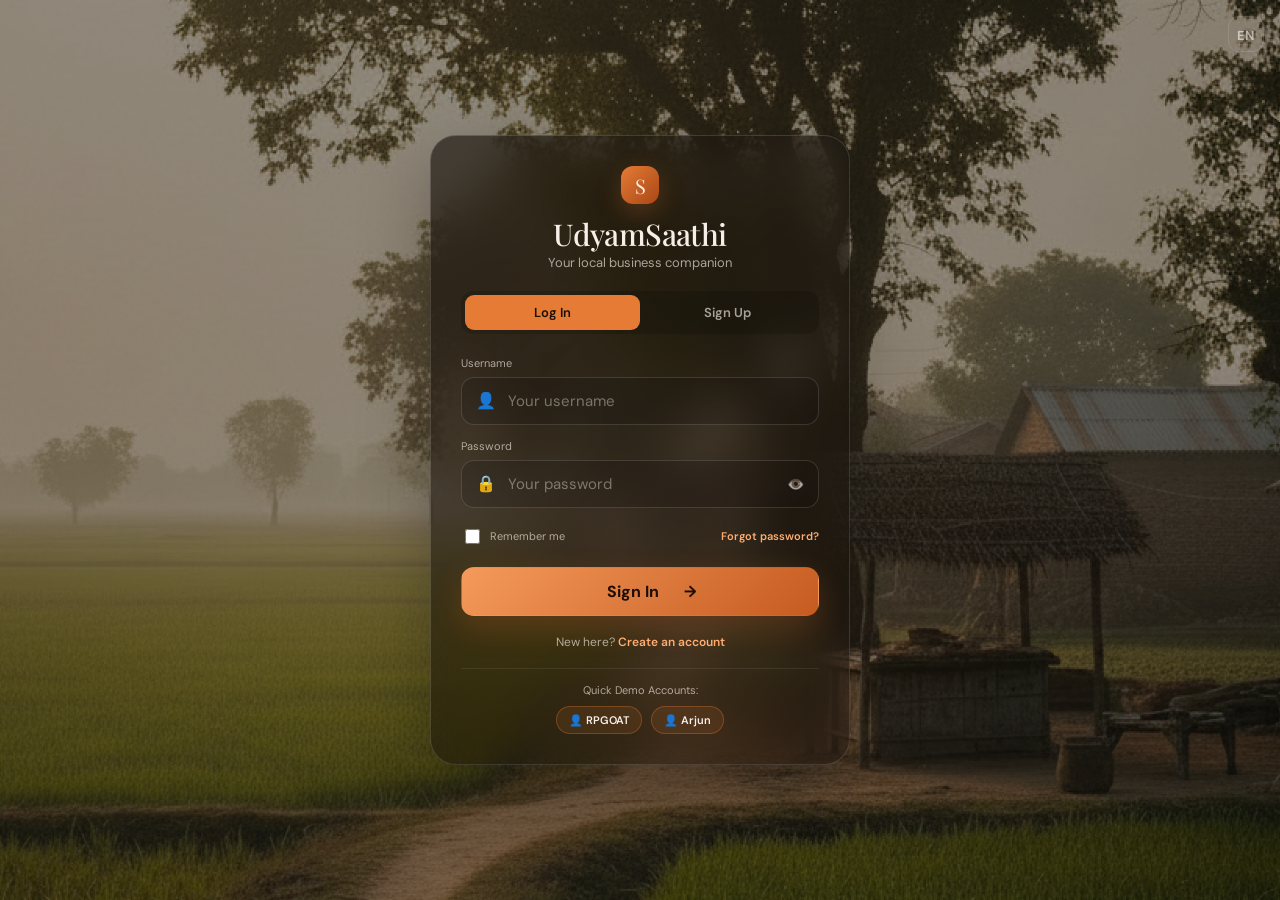
<file: business.html>
<!DOCTYPE html>
<html lang="en">
<head>
  <meta charset="UTF-8" />
  <meta name="viewport" content="width=device-width, initial-scale=1.0" />
  <title>Choose Your Business — UdyamSaathi</title>
  <link rel="preconnect" href="https://fonts.googleapis.com">
  <link rel="preconnect" href="https://fonts.gstatic.com" crossorigin>
  <link href="https://fonts.googleapis.com/css2?family=DM+Sans:wght@400;500;600;700&family=Playfair+Display:wght@500;600&family=Noto+Sans+Bengali:wght@400;600;700&family=Noto+Sans+Devanagari:wght@400;600;700&display=swap" rel="stylesheet">
  <link rel="stylesheet" href="styles.css" />
  <style>
    .business-body {
      min-height: 100vh;
      display: flex;
      align-items: center;
      justify-content: center;
      padding: 24px;
    }

    .business-shell {
      width: 100%;
      max-width: 780px;
      text-align: center;
    }

    .business-head {
      margin: 0 0 28px;
    }

    .business-head .brand-mark {
      margin: 0 auto 16px;
      width: 48px;
      height: 48px;
      display: grid;
      place-items: center;
      font-size: 24px;
    }

    .business-head h1 {
      font-family: "Playfair Display", serif;
      font-weight: 500;
      font-size: 40px;
      margin: 0 0 8px;
      letter-spacing: -.025em;
    }

    .business-head .sub {
      color: var(--muted);
      font-size: 14px;
      margin: 0;
    }

    .business-grid {
      display: grid;
      grid-template-columns: repeat(2, 1fr);
      gap: 12px;
    }

    .biz-card {
      position: relative;
      border-radius: 20px;
      padding: 22px;
      display: grid;
      grid-template-columns: 52px 1fr auto;
      gap: 15px;
      align-items: center;
      text-align: left;
      color: var(--cream);
      border: 1px solid var(--border);
      background: rgba(255,255,255,.04);
      transition: .2s ease;
      cursor: pointer;
    }

    .biz-card:hover {
      transform: translateY(-3px);
      background: rgba(255,255,255,.09);
    }

    .biz-card.selected {
      border-color: var(--orange);
      background: rgba(229,123,53,.12);
      box-shadow: 0 0 0 1px var(--orange), 0 14px 36px rgba(229,123,53,.18);
    }

    .biz-card.soon:hover {
      transform: none;
      background: rgba(255,255,255,.04);
    }

    .biz-card.soon .biz-emoji {
      filter: grayscale(.6);
      opacity: .6;
    }

    .biz-emoji {
      width: 52px;
      height: 52px;
      display: grid;
      place-items: center;
      border-radius: 15px;
      background: rgba(229,123,53,.1);
      font-size: 26px;
    }

    .biz-info strong {
      display: block;
      font-size: 15px;
      margin-bottom: 5px;
    }

    .biz-info small {
      display: block;
      color: var(--muted);
      font-size: 11px;
    }

    .biz-status {
      font-size: 9px;
      letter-spacing: .1em;
      font-weight: 700;
      padding: 6px 9px;
      border-radius: 99px;
      white-space: nowrap;
    }

    .biz-status.available {
      color: #b8e0a0;
      background: rgba(157,194,131,.12);
      border: 1px solid rgba(157,194,131,.26);
    }

    .biz-status.soon {
      color: var(--muted);
      background: rgba(255,255,255,.05);
      border: 1px solid var(--border);
    }

    .business-actions {
      margin-top: 26px;
      display: flex;
      gap: 12px;
      justify-content: center;
      align-items: center;
    }

    @media (max-width: 600px) {
      .business-grid {
        grid-template-columns: 1fr;
      }
    }
  </style>
</head>
<body>
  <div class="app-background"></div>
  <div class="noise"></div>

  <div class="lang-float">
    <div class="lang-wrap">
      <button class="icon-btn" id="langBtn" data-i18n-title="lang_label" title="Language" type="button"><span class="lang-short">EN</span></button>
      <div class="lang-menu glass" id="langMenu" hidden>
        <button class="lang-item" data-lang="en" type="button">English</button>
        <button class="lang-item" data-lang="hi" type="button">हिंदी</button>
        <button class="lang-item" data-lang="bn" type="button">বাংলা</button>
      </div>
    </div>
  </div>

  <div class="business-body">
    <div class="business-shell">
      <div class="business-head">
        <span class="brand-mark">S</span>
        <h1 data-i18n="bz_h">What do you want to build?</h1>
        <p class="sub" data-i18n="bz_s">Choose a business to get started with UdyamSaathi.</p>
      </div>

      <div class="business-grid" id="businessGrid">
        <button class="biz-card" data-business="dairy" type="button">
          <span class="biz-emoji">🐄</span>
          <span class="biz-info"><strong data-i18n="dairy_t">Dairy</strong><small data-i18n="bz_dairy_s">Small-scale milk production</small></span>
          <span class="biz-status available" data-i18n="avail">AVAILABLE</span>
        </button>

        <button class="biz-card soon" data-business="agriculture" type="button" disabled>
          <span class="biz-emoji">🌾</span>
          <span class="biz-info"><strong data-i18n="bz_agri_t">Agriculture</strong><small data-i18n="bz_agri_s">Crops, produce & farming</small></span>
          <span class="biz-status soon" data-i18n="soon">COMING SOON</span>
        </button>

        <button class="biz-card soon" data-business="poultry" type="button" disabled>
          <span class="biz-emoji">🐔</span>
          <span class="biz-info"><strong data-i18n="bz_poul_t">Poultry</strong><small data-i18n="bz_poul_s">Eggs, broilers & layers</small></span>
          <span class="biz-status soon" data-i18n="soon">COMING SOON</span>
        </button>

        <button class="biz-card soon" data-business="retail" type="button" disabled>
          <span class="biz-emoji">🛒</span>
          <span class="biz-info"><strong data-i18n="bz_ret_t">Retail</strong><small data-i18n="bz_ret_s">Shops & local trade</small></span>
          <span class="biz-status soon" data-i18n="soon">COMING SOON</span>
        </button>

        <button class="biz-card soon" data-business="textiles" type="button" disabled>
          <span class="biz-emoji">🧵</span>
          <span class="biz-info"><strong data-i18n="bz_tex_t">Textiles</strong><small data-i18n="bz_tex_s">Weaving, garments & crafts</small></span>
          <span class="biz-status soon" data-i18n="soon">COMING SOON</span>
        </button>

        <button class="biz-card soon" data-business="other" type="button" disabled>
          <span class="biz-emoji">🏪</span>
          <span class="biz-info"><strong data-i18n="bz_oth_t">Other Business</strong><small data-i18n="bz_oth_s">Anything else you'd like to run</small></span>
          <span class="biz-status soon" data-i18n="soon">COMING SOON</span>
        </button>
      </div>

      <div class="business-actions">
        <button class="primary-btn full" id="continueBtn" disabled><span data-i18n="continue_btn">Continue</span> <span>→</span></button>
      </div>
    </div>
  </div>

  <div class="toast" id="toast"></div>

  <script src="i18n.js?v=20260209-map"></script>
  <script>
    const t = (k, v) => (window.I18N ? window.I18N.t(k, v) : k);
    // --- Access control: must be logged in ---
    if (!localStorage.getItem("saathi_token")) {
      window.location.replace("login.html");
    }

    const toast = document.getElementById("toast");
    function notify(message) {
      toast.textContent = message;
      toast.classList.add("show");
      setTimeout(() => toast.classList.remove("show"), 2600);
    }

    const continueBtn = document.getElementById("continueBtn");
    let selected = null;

    // Only Dairy is available for now.
    const AVAILABLE = { dairy: true };
    const BIZ_KEY = {
      dairy: "dairy_t",
      agriculture: "bz_agri_t",
      poultry: "bz_poul_t",
      retail: "bz_ret_t",
      textiles: "bz_tex_t",
      other: "bz_oth_t"
    };
    const BIZ_NAMES = {
      dairy: "Dairy",
      agriculture: "Agriculture",
      poultry: "Poultry",
      retail: "Retail",
      textiles: "Textiles",
      other: "Other Business"
    };
    const bizName = (biz) => (window.I18N ? t(BIZ_KEY[biz] || "dairy_t") : (BIZ_NAMES[biz] || biz));

    // Select / deselect a card
    document.querySelectorAll(".biz-card").forEach(card => {
      card.addEventListener("click", () => {
        const biz = card.dataset.business;
        if (!AVAILABLE[biz]) {
          notify(t("t_soon", { biz: bizName(biz) }));
          return;
        }
        // toggle selection
        document.querySelectorAll(".biz-card").forEach(c => c.classList.remove("selected"));
        if (selected === biz) {
          selected = null;
          card.classList.remove("selected");
        } else {
          selected = biz;
          card.classList.add("selected");
        }
        continueBtn.disabled = selected !== "dairy";
        if (selected === "dairy") {
          localStorage.setItem("selectedBusiness", "dairy");
          notify(t("t_dairy_sel"));
        }
      });
    });

    continueBtn.addEventListener("click", () => {
      if (selected === "dairy") {
        localStorage.setItem("selectedBusiness", "dairy");
        window.location.replace("index.html");
      }
    });
  </script>
</body>
</html>
</file>
<file: styles.css>
:root {
  --orange: #e57b35;
  --orange-light: #ffad70;
  --cream: #f7efe7;
  --muted: rgba(247, 239, 231, .64);
  --glass: rgba(25, 18, 15, .48);
  --glass-light: rgba(255, 255, 255, .08);
  --border: rgba(255, 255, 255, .13);
  --shadow: 0 22px 70px rgba(0,0,0,.28);
}

* { box-sizing: border-box; }

html, body {
  margin: 0;
  min-height: 100%;
  font-family: "DM Sans", "Noto Sans Devanagari", "Noto Sans Bengali", sans-serif;
  color: var(--cream);
  background: transparent;
}

body {
  min-height: 100vh;
  overflow-x: hidden;
}

button, input { font: inherit; }
button { cursor: pointer; }

.app-background {
  position: fixed;
  inset: 0;
  z-index: -3;
  pointer-events: none;

  background-image:
    linear-gradient(
      rgba(0, 0, 0, 0.42),
      rgba(0, 0, 0, 0.42)
    ),
    url("./assets/background.png");

  background-size: cover;
  background-position: center;
  background-repeat: no-repeat;
}

.noise {
  position: fixed;
  inset: 0;
  pointer-events: none;
  z-index: -2;
  opacity: .04;
  background-image: url("data:image/svg+xml,%3Csvg viewBox='0 0 180 180' xmlns='http://www.w3.org/2000/svg'%3E%3Cfilter id='n'%3E%3CfeTurbulence type='fractalNoise' baseFrequency='.8' numOctaves='4' stitchTiles='stitch'/%3E%3C/filter%3E%3Crect width='100%25' height='100%25' filter='url(%23n)' opacity='.55'/%3E%3C/svg%3E");
}

.glass {
 background: linear-gradient(
  135deg,
  rgba(20, 15, 12, 0.62),
  rgba(20, 15, 12, 0.45)
);
  border: 1px solid var(--border);
  box-shadow: var(--shadow);
  backdrop-filter: blur(22px) saturate(125%);
  -webkit-backdrop-filter: blur(22px) saturate(125%);
}

.topbar {
  position: sticky;
  top: 16px;
  z-index: 20;
  width: min(1180px, calc(100% - 32px));
  margin: 16px auto 0;
  min-height: 68px;
  border-radius: 22px;
  display: flex;
  align-items: center;
  padding: 10px 14px 10px 18px;
  transition: background .25s ease, box-shadow .25s ease;
}
/* Solid bar once scrolled so content never smears through the glass. */
.topbar.scrolled {
  background: rgba(22, 15, 11, .94);
  box-shadow: 0 12px 32px rgba(0, 0, 0, .45);
}

.brand {
  display: flex;
  gap: 10px;
  align-items: center;
  color: inherit;
  text-decoration: none;
  min-width: 220px;
}

.brand-mark {
  display: grid;
  place-items: center;
  width: 38px;
  height: 38px;
  border-radius: 12px;
  background: linear-gradient(135deg, var(--orange), #a94716);
  font-family: "Playfair Display", serif;
  font-size: 20px;
  box-shadow: 0 8px 24px rgba(229,123,53,.25);
}

.brand strong, .brand small { display: block; }
.brand strong { font-size: 15px; }
.brand small { color: var(--muted); font-size: 10px; margin-top: 1px; }

.nav-links { display: flex; gap: 4px; margin: auto; }

.nav-btn, .icon-btn, .profile-btn, .more-btn {
  color: var(--muted);
  background: transparent;
  border: 0;
}

.nav-btn {
  padding: 10px 14px;
  border-radius: 12px;
  font-size: 13px;
}

.nav-btn:hover, .nav-btn.active {
  color: var(--cream);
  background: rgba(255,255,255,.08);
}

.top-actions { display: flex; gap: 8px; align-items: center; }

.icon-btn {
  width: 36px;
  height: 36px;
  border-radius: 11px;
  border: 1px solid var(--border);
}

.profile-btn {
  display: flex;
  align-items: center;
  gap: 8px;
  padding: 5px 8px 5px 5px;
  border-radius: 12px;
}

.avatar {
  display: grid;
  place-items: center;
  width: 30px;
  height: 30px;
  border-radius: 9px;
  background: rgba(255,255,255,.1);
  color: var(--orange-light);
  font-weight: 700;
}

.profile-name { font-size: 12px; }

.profile-wrap {
  position: relative;
}

/* Language switcher (EN / हिंदी / বাংলা) */
.lang-wrap {
  position: relative;
}
.lang-short {
  font-weight: 700;
  font-size: 13px;
}
.lang-menu {
  position: absolute;
  right: 0;
  top: calc(100% + 10px);
  min-width: 140px;
  border-radius: 14px;
  padding: 6px;
  z-index: 70;
}
.lang-wrap.open .lang-menu {
  display: flex !important;
  flex-direction: column;
  gap: 2px;
}
.lang-item {
  background: transparent;
  border: 0;
  color: var(--cream);
  text-align: left;
  padding: 9px 12px;
  border-radius: 10px;
  font-size: 13px;
  font-weight: 600;
  cursor: pointer;
  font-family: "DM Sans", "Noto Sans Devanagari", "Noto Sans Bengali", sans-serif;
}
.lang-item:hover {
  background: rgba(229, 123, 53, .16);
}
.lang-item.active {
  background: rgba(229, 123, 53, .28);
}
.lang-float {
  position: fixed;
  top: 16px;
  right: 16px;
  z-index: 50;
}

.profile-caret {
  font-size: 9px;
  color: var(--muted);
  transition: transform .2s ease;
}

.profile-wrap.open .profile-caret {
  transform: rotate(180deg);
}

.profile-menu {
  position: absolute;
  right: 0;
  top: calc(100% + 10px);
  min-width: 210px;
  border-radius: 16px;
  padding: 8px;
  opacity: 0;
  transform: translateY(-8px);
  pointer-events: none;
  transition: .18s ease;
  z-index: 60;
}

.profile-wrap.open .profile-menu {
  opacity: 1;
  transform: translateY(0);
  pointer-events: auto;
}

.profile-menu-head {
  display: flex;
  align-items: center;
  gap: 11px;
  padding: 8px 9px 12px;
}

.profile-menu-head .avatar {
  width: 36px;
  height: 36px;
}

.profile-menu-head strong, .profile-menu-head small { display: block; }
.profile-menu-head strong { font-size: 13px; }
.profile-menu-head small { color: var(--muted); font-size: 10px; margin-top: 2px; }

.profile-menu-divider {
  height: 1px;
  background: var(--border);
  margin: 6px 4px;
}

.profile-menu-item {
  width: 100%;
  display: flex;
  align-items: center;
  gap: 10px;
  text-align: left;
  padding: 10px 11px;
  border: 0;
  border-radius: 11px;
  background: transparent;
  color: var(--cream);
  font-size: 12px;
}

.profile-menu-item:hover {
  background: rgba(255,255,255,.07);
}

.profile-menu-item small {
  margin-left: auto;
  color: var(--muted);
  font-size: 12px;
}

.profile-menu-item.danger {
  color: #ff9c92;
}

.profile-menu-item.danger:hover {
  background: rgba(217,83,79,.12);
}

.app-shell {
  width: min(1120px, calc(100% - 40px));
  margin: 0 auto;
  padding: 58px 0 70px;
}

.page { display: none; animation: pageIn .35s ease both; }
.page.active { display: block; }

@keyframes pageIn {
  from {
    opacity: 0;
    transform: translateY(8px);
  }
  to {
    opacity: 1;
    transform: translateY(0);
  }
}

.hero-grid {
  display: grid;
  grid-template-columns: 1.18fr .82fr;
  gap: 54px;
  align-items: center;
  min-height: 560px;
}

.eyebrow {
  color: var(--orange-light);
  font-size: 10px;
  font-weight: 700;
  letter-spacing: .16em;
  text-transform: uppercase;
}

.live-dot {
  display: inline-block;
  width: 7px;
  height: 7px;
  border-radius: 50%;
  background: #b8d9a4;
  margin-right: 7px;
  box-shadow: 0 0 12px rgba(184,217,164,.7);
}

h1, h2, h3, p { margin-top: 0; }

h1 {
  margin: 17px 0 22px;
  font-family: "Playfair Display", serif;
  font-weight: 500;
  font-size: clamp(48px, 7vw, 78px);
  line-height: .98;
  letter-spacing: -.035em;
}

h1 em {
  color: var(--orange-light);
  font-style: normal;
}

.hero-text {
  max-width: 600px;
  color: var(--muted);
  line-height: 1.7;
  font-size: 15px;
}

.hero-actions {
  display: flex;
  gap: 12px;
  margin-top: 30px;
}

.primary-btn, .secondary-btn {
  border-radius: 13px;
  padding: 13px 18px;
  border: 1px solid transparent;
  transition: .2s ease;
  font-weight: 700;
  font-size: 12px;
}

.primary-btn {
  background: linear-gradient(135deg, #f49a5b, #c65b20);
  color: #1d0d06;
  box-shadow: 0 12px 30px rgba(208,94,31,.22);
}

.primary-btn:hover {
  transform: translateY(-2px);
  box-shadow: 0 16px 36px rgba(208,94,31,.32);
}

.primary-btn span {
  margin-left: 22px;
  font-size: 16px;
}

.secondary-btn {
  background: rgba(255,255,255,.06);
  color: var(--cream);
  border-color: var(--border);
}

.secondary-btn:hover {
  background: rgba(255,255,255,.11);
}

.secondary-btn.small {
  padding: 9px 12px;
  font-size: 11px;
}

.recording-pulse {
  background-color: #d9534f !important;
  color: #fff;
  border-color: #d9534f !important;
  animation: pulse-animation 1.5s infinite;
}

@keyframes pulse-animation {
  0% { box-shadow: 0 0 0 0 rgba(217, 83, 79, 0.7); }
  70% { box-shadow: 0 0 0 10px rgba(217, 83, 79, 0); }
  100% { box-shadow: 0 0 0 0 rgba(217, 83, 79, 0); }
}

.full {
  width: 100%;
  margin-top: 22px;
}

.trust-row {
  display: flex;
  gap: 17px;
  flex-wrap: wrap;
  margin-top: 25px;
  color: rgba(247,239,231,.48);
  font-size: 10px;
}

.welcome-card {
  border-radius: 26px;
  padding: 15px;
}

.card-top {
  display: flex;
  justify-content: space-between;
  align-items: center;
  padding: 3px 4px 12px;
}

.status-pill, .score-pill {
  font-size: 9px;
  letter-spacing: .14em;
  color: #c6dbb5;
  background: rgba(157,194,131,.1);
  border: 1px solid rgba(157,194,131,.18);
  padding: 6px 8px;
  border-radius: 99px;
}

.score-pill.risk-low { color: #b8e0a0; background: rgba(157,194,131,.14); border-color: rgba(157,194,131,.28); }
.score-pill.risk-med { color: #ffd28a; background: rgba(229,153,53,.12); border-color: rgba(229,153,53,.3); }
.score-pill.risk-high { color: #ff9c92; background: rgba(217,83,79,.12); border-color: rgba(217,83,79,.3); }

.more-btn { letter-spacing: 2px; }

.mini-map {
  position: relative;
  height: 300px;
  overflow: hidden;
  border-radius: 18px;

  background:
    linear-gradient(rgba(255,255,255,.025) 1px, transparent 1px),
    linear-gradient(90deg, rgba(255,255,255,.025) 1px, transparent 1px),
    radial-gradient(circle at 70% 40%, rgba(230,132,70,.08), transparent 30%),
    rgba(11,9,8,.10);

  background-size: 38px 38px, 38px 38px, auto, auto;
}
.mini-map:before, .mini-map:after {
  content: "";
  position: absolute;
  background: rgba(255,255,255,.06);
  height: 1px;
  width: 120%;
  left: -10%;
}

.mini-map:before {
  top: 42%;
  transform: rotate(-18deg);
}

.mini-map:after {
  top: 64%;
  transform: rotate(12deg);
}

.map-pin {
  position: absolute;
  color: var(--orange-light);
  font-size: 22px;
  text-shadow: 0 0 18px rgba(255,160,93,.8);
}

.pin-a { left: 54%; top: 37%; }
.pin-b { left: 32%; top: 58%; font-size: 15px; }
.pin-c { left: 70%; top: 67%; font-size: 13px; }

.location-label {
  position: absolute;
  left: 17px;
  bottom: 15px;
  background: rgba(14,10,8,.65);
  border: 1px solid var(--border);
  padding: 8px 10px;
  border-radius: 10px;
  font-size: 10px;
}

.welcome-bottom {
  display: flex;
  justify-content: space-between;
  align-items: center;
  padding: 17px 5px 3px;
}

.welcome-bottom small, .welcome-bottom h3 { display: block; }

.welcome-bottom small {
  color: var(--muted);
  font-size: 10px;
}

.welcome-bottom h3 {
  margin: 4px 0 0;
  font-size: 15px;
}

.arrow-circle {
  width: 35px;
  height: 35px;
  display: grid;
  place-items: center;
  border: 1px solid var(--border);
  border-radius: 50%;
  color: var(--orange-light);
}

/* ---------- Real location & interactive map ---------- */
.loc-controls {
  padding: 0 4px 12px;
}

.loc-search {
  position: relative;
  margin-bottom: 10px;
}

.loc-search input {
  width: 100%;
  box-sizing: border-box;
  padding: 11px 13px;
  border-radius: 12px;
  border: 1px solid var(--border);
  background: rgba(247,239,231,.05);
  color: var(--cream);
  font-size: 12px;
  font-family: inherit;
  outline: none;
  transition: border-color .2s ease, background .2s ease;
}

.loc-search input::placeholder {
  color: rgba(247,239,231,.4);
}

.loc-search input:focus {
  border-color: var(--orange);
  background: rgba(247,239,231,.08);
}

.loc-suggestions {
  position: absolute;
  top: calc(100% + 6px);
  left: 0;
  right: 0;
  z-index: 60;
  margin: 0;
  padding: 6px;
  list-style: none;
  max-height: 240px;
  overflow-y: auto;
  border-radius: 12px;
  border: 1px solid var(--border);
  background: rgba(24,17,13,.97);
  box-shadow: 0 14px 34px rgba(0,0,0,.5);
}

.loc-suggestions li {
  padding: 8px 9px;
  border-radius: 8px;
  cursor: pointer;
  color: var(--cream);
  font-size: 12px;
  line-height: 1.25;
}

.loc-suggestions li:hover {
  background: rgba(229,123,53,.18);
}

.loc-suggestions li small {
  display: block;
  color: var(--muted);
  font-size: 10px;
  margin-top: 1px;
}

.loc-suggestions .loc-search-empty {
  cursor: default;
  color: var(--muted);
  text-align: center;
}

.loc-btn {
  width: 100%;
  display: flex;
  align-items: center;
  justify-content: center;
  gap: 9px;
  padding: 12px 14px;
  border-radius: 13px;
  border: 1px solid rgba(229,123,53,.38);
  background: rgba(229,123,53,.12);
  color: var(--cream);
  font-size: 12px;
  font-weight: 700;
  transition: .2s ease;
}

.loc-btn:hover {
  background: rgba(229,123,53,.24);
  border-color: var(--orange);
  transform: translateY(-1px);
}

.loc-btn:disabled {
  opacity: .7;
  cursor: wait;
  transform: none;
}

.loc-dot {
  font-size: 15px;
}

.loc-readout {
  padding: 0 4px 12px;
  text-align: left;
}

.loc-readout small {
  display: block;
  color: var(--muted);
  font-size: 10px;
  margin-bottom: 5px;
}

.loc-readout h3 {
  margin: 0;
  font-family: "Playfair Display", serif;
  font-size: 17px;
  font-weight: 500;
  letter-spacing: -.01em;
}

.real-map {
  width: 100%;
  height: 260px;
  border-radius: 16px;
  overflow: hidden;
  border: 1px solid var(--border);
  background: rgba(20,15,12,.45);
}

.real-map .leaflet-container {
  background: #1b1410;
  font-family: "DM Sans", "Noto Sans Devanagari", "Noto Sans Bengali", sans-serif;
}

.real-map .leaflet-control-zoom a {
  background: rgba(25,18,15,.75);
  color: var(--cream);
  border-color: var(--border);
}

.real-map .leaflet-control-attribution {
  font-size: 8px;
  background: rgba(10,7,5,.55);
  color: rgba(247,239,231,.6);
}

.real-map .leaflet-control-attribution a {
  color: var(--orange-light);
}

.real-map .leaflet-popup-content-wrapper {
  background: rgba(25,18,15,.92);
  color: var(--cream);
  border-radius: 12px;
  border: 1px solid var(--border);
}

.real-map .leaflet-popup-tip {
  background: rgba(25,18,15,.92);
  border: 1px solid var(--border);
}

.real-map .leaflet-popup-content {
  margin: 12px 14px;
  font-family: "DM Sans", "Noto Sans Devanagari", "Noto Sans Bengali", sans-serif;
}

.poi-popup { text-align: left; }
.poi-popup strong { display: block; font-size: 12px; margin-bottom: 3px; }
.poi-popup .poi-type { color: var(--orange-light); font-size: 10px; font-weight: 700; letter-spacing: .05em; }
.poi-popup .poi-dist { color: var(--muted); font-size: 10px; margin-top: 4px; }
.poi-popup .poi-addr { color: rgba(247,239,231,.6); font-size: 10px; margin-top: 3px; }

/* Dairy pins shown directly on the Leaflet map */
.dairy-pin-wrap { background: transparent; border: none; }
.dairy-pin {
  width: 32px; height: 32px;
  display: grid; place-items: center;
  font-size: 17px;
  background: rgba(20,14,10,.92);
  border: 1.5px solid var(--orange-light, #e57b35);
  border-radius: 50%;
  box-shadow: 0 2px 10px rgba(0,0,0,.45);
}
.dairy-pin::after {
  content: "";
  position: absolute;
  left: 50%; bottom: -5px;
  width: 8px; height: 8px;
  transform: translateX(-50%) rotate(45deg);
  background: inherit;
  border-right: 1.5px solid var(--orange-light, #e57b35);
  border-bottom: 1.5px solid var(--orange-light, #e57b35);
}

.loc-map-hint {
  display: block;
  margin-top: 8px;
  padding: 0 4px;
  color: var(--muted);
  font-size: 10px;
  letter-spacing: .02em;
}

.nearby-panel {
  margin-top: 14px;
  text-align: left;
}

.nearby-head {
  display: flex;
  justify-content: space-between;
  align-items: center;
  color: rgba(247,239,231,.5);
  font-size: 9px;
  letter-spacing: .13em;
  font-weight: 700;
  text-transform: uppercase;
  padding: 0 4px 8px;
}

.nearby-head span { color: var(--orange-light); }

.nearby-list {
  list-style: none;
  margin: 0;
  padding: 0;
  max-height: 220px;
  overflow-y: auto;
}

.nearby-list li {
  display: flex;
  gap: 10px;
  align-items: center;
  padding: 10px 12px;
  border-radius: 11px;
  border: 1px solid rgba(255,255,255,.08);
  background: rgba(255,255,255,.04);
  margin-bottom: 8px;
}

.nearby-list .nearby-emoji {
  font-size: 17px;
  width: 30px;
  height: 30px;
  display: grid;
  place-items: center;
  border-radius: 9px;
  background: rgba(229,123,53,.12);
  flex: 0 0 auto;
}

.nearby-list .nearby-info { flex: 1; min-width: 0; }
.nearby-list .nearby-info strong { display: block; font-size: 11px; white-space: nowrap; overflow: hidden; text-overflow: ellipsis; }
.nearby-list .nearby-info small { display: block; color: var(--muted); font-size: 9px; margin-top: 2px; }
.nearby-list .nearby-dist { color: var(--orange-light); font-size: 10px; font-weight: 700; white-space: nowrap; }

.nearby-empty {
  text-align: center;
  color: var(--muted);
  font-size: 11px;
  padding: 16px 10px;
  border: 1px dashed rgba(255,255,255,.14);
  border-radius: 12px;
}

@keyframes loc-blink {
  0% { opacity: .4; }
  50% { opacity: .9; }
  100% { opacity: .4; }
}
.detecting { animation: loc-blink 1.2s infinite; }

.quick-grid {
  display: grid;
  grid-template-columns: repeat(3, 1fr);
  gap: 12px;
}

.quick-card {
  border-radius: 18px;
  padding: 17px;
  display: grid;
  grid-template-columns: 38px 1fr auto;
  gap: 12px;
  align-items: center;
  text-align: left;
  color: var(--cream);
  transition: .2s ease;
}

.quick-card:hover {
  transform: translateY(-3px);
  background: rgba(255,255,255,.09);
}

.quick-icon {
  width: 38px;
  height: 38px;
  display: grid;
  place-items: center;
  border-radius: 12px;
  background: rgba(229,123,53,.1);
  color: var(--orange-light);
}

.quick-card strong, .quick-card small { display: block; }

.quick-card strong {
  font-size: 12px;
  margin-bottom: 4px;
}

.quick-card small {
  color: var(--muted);
  font-size: 10px;
}

.quick-arrow { color: rgba(255,255,255,.4); }

.page-heading {
  display: flex;
  justify-content: space-between;
  gap: 20px;
  align-items: end;
  margin-bottom: 28px;
}

.page-heading h2 {
  font-family: "Playfair Display", serif;
  font-size: 40px;
  font-weight: 500;
  margin: 8px 0 8px;
  letter-spacing: -.025em;
}

.page-heading p {
  color: var(--muted);
  font-size: 13px;
  margin: 0;
}

.progress-wrap {
  width: 180px;
  color: var(--muted);
  font-size: 10px;
}

.progress {
  height: 4px;
  border-radius: 99px;
  background: rgba(255,255,255,.1);
  margin-top: 8px;
  overflow: hidden;
}

.progress i {
  display: block;
  height: 100%;
  background: var(--orange);
  border-radius: 99px;
}

.plan-layout {
  display: grid;
  grid-template-columns: 1.15fr .85fr;
  gap: 16px;
}

.form-card, .side-summary {
  border-radius: 22px;
  padding: 25px;
}

.section-label {
  color: rgba(247,239,231,.46);
  text-transform: uppercase;
  letter-spacing: .13em;
  font-size: 9px;
  font-weight: 700;
  margin-bottom: 11px;
}

.business-choice {
  display: flex;
  align-items: center;
  gap: 13px;
  padding: 13px;
  border: 1px solid var(--border);
  border-radius: 15px;
  background: rgba(255,255,255,.05);
  margin-bottom: 24px;
}

.business-choice .business-emoji { font-size: 27px; }

.business-choice strong, .business-choice small { display: block; }

.business-choice strong { font-size: 13px; }

.business-choice small {
  font-size: 10px;
  color: var(--muted);
  margin-top: 3px;
}

.business-choice .check {
  margin-left: auto;
  color: #b8d9a4;
}

.field-label {
  display: block;
  font-size: 11px;
  color: var(--muted);
  margin: 12px 0 7px;
}

.input-wrap {
  display: flex;
  align-items: center;
  gap: 8px;
  padding: 12px 13px;
  border-radius: 13px;
  border: 1px solid var(--border);
  background: rgba(0,0,0,.13);
}

.input-wrap span {
  color: var(--orange-light);
  font-weight: 700;
}

.input-wrap input {
  width: 100%;
  background: transparent;
  border: 0;
  outline: 0;
  color: var(--cream);
  font-size: 16px;
  font-weight: 700;
}

.stepper {
  display: flex;
  align-items: center;
  justify-content: space-between;
  border: 1px solid var(--border);
  border-radius: 13px;
  padding: 5px;
  background: rgba(0,0,0,.13);
}

.stepper button {
  width: 38px;
  height: 34px;
  border: 0;
  border-radius: 9px;
  background: rgba(255,255,255,.07);
  color: var(--cream);
  font-size: 20px;
}

.stepper strong { font-size: 15px; }

.toggle-list {
  margin-top: 20px;
  border-top: 1px solid var(--border);
}

.toggle-row {
  display: flex;
  align-items: center;
  justify-content: space-between;
  gap: 14px;
  padding: 13px 0;
  border-bottom: 1px solid rgba(255,255,255,.07);
}

.toggle-row strong, .toggle-row small { display: block; }

.toggle-row strong { font-size: 11px; }

.toggle-row small {
  color: var(--muted);
  font-size: 9px;
  margin-top: 3px;
}

.toggle {
  width: 40px;
  height: 23px;
  border: 0;
  border-radius: 99px;
  background: rgba(255,255,255,.13);
  padding: 3px;
  flex: 0 0 auto;
}

.toggle i {
  display: block;
  width: 17px;
  height: 17px;
  border-radius: 50%;
  background: rgba(255,255,255,.65);
  transition: .2s;
}

.toggle.active { background: rgba(229,123,53,.65); }

.toggle.active i {
  transform: translateX(17px);
  background: #fff;
}

.location-card {
  display: flex;
  align-items: center;
  gap: 11px;
  padding: 13px;
  border: 1px solid var(--border);
  border-radius: 15px;
  background: rgba(255,255,255,.04);
}

.location-icon {
  color: var(--orange-light);
  font-size: 21px;
}

.location-card strong, .location-card small { display: block; }

.location-card strong { font-size: 12px; }

.location-card small {
  font-size: 10px;
  color: var(--muted);
  margin-top: 3px;
}

.divider {
  height: 1px;
  background: var(--border);
  margin: 23px 0;
}

.check-list {
  list-style: none;
  margin: 0;
  padding: 0;
}

.check-list li {
  display: flex;
  gap: 10px;
  align-items: center;
  font-size: 11px;
  padding: 9px 0;
  color: rgba(247,239,231,.76);
}

.check-list span {
  color: var(--orange-light);
  font-size: 8px;
  letter-spacing: .1em;
}

.tip-box {
  margin-top: 22px;
  padding: 12px;
  border-radius: 13px;
  background: rgba(229,123,53,.07);
  border: 1px solid rgba(229,123,53,.13);
  display: flex;
  gap: 10px;
}

.tip-box span { color: var(--orange-light); }

.tip-box p {
  margin: 0;
  color: var(--muted);
  font-size: 10px;
  line-height: 1.55;
}

.decision-heading { align-items: center; }

.decision-grid {
  display: grid;
  grid-template-columns: 1fr 1fr;
  gap: 14px;
  margin-bottom: 14px;
}

.debate-card {
  border-radius: 21px;
  padding: 22px;
}

.debate-head {
  display: flex;
  gap: 12px;
  align-items: center;
  padding-bottom: 16px;
  border-bottom: 1px solid var(--border);
}

.debate-head small {
  font-size: 8px;
  letter-spacing: .13em;
  color: var(--muted);
}

.debate-head h3 {
  margin: 4px 0 0;
  font-family: "Playfair Display", serif;
  font-size: 22px;
  font-weight: 500;
}

.agent-icon {
  width: 38px;
  height: 38px;
  display: grid;
  place-items: center;
  border-radius: 12px;
  font-weight: 700;
}

.advocate .agent-icon {
  color: #c9dfb8;
  background: rgba(145,189,112,.11);
}

.challenger .agent-icon {
  color: #ffb17b;
  background: rgba(229,123,53,.11);
}

.debate-card ul {
  list-style: none;
  padding: 0;
  margin: 5px 0 17px;
}

.debate-card li {
  display: flex;
  gap: 10px;
  font-size: 11px;
  line-height: 1.55;
  color: var(--muted);
  padding: 9px 0;
}

.debate-card li span {
  flex: 0 0 auto;
  color: var(--orange-light);
  font-weight: 700;
}

.text-btn {
  border: 0;
  background: transparent;
  color: var(--orange-light);
  padding: 0;
  font-size: 10px;
  font-weight: 700;
}

.forecast-card {
  border-radius: 21px;
  padding: 22px;
  margin-bottom: 14px;
}

.forecast-header {
  display: flex;
  justify-content: space-between;
  align-items: center;
}

.forecast-header h3 {
  font-family: "Playfair Display", serif;
  font-weight: 500;
  font-size: 21px;
  margin: 5px 0 0;
}

.chart-area {
  display: flex;
  gap: 10px;
  height: 210px;
  margin-top: 16px;
}

.y-labels {
  display: flex;
  flex-direction: column;
  justify-content: space-between;
  color: rgba(247,239,231,.33);
  font-size: 9px;
  padding-bottom: 23px;
}

.chart {
  position: relative;
  flex: 1;
}

.grid-line {
  position: absolute;
  left: 0;
  right: 0;
  border-top: 1px dashed rgba(255,255,255,.08);
}

.grid-line.one { top: 0; }
.grid-line.two { top: 33%; }
.grid-line.three { top: 66%; }

.chart svg {
  width: 100%;
  height: 190px;
  overflow: visible;
}

.chart-fill {
  fill: rgba(229,123,53,.08);
}

.opportunity-line {
  fill: none;
  stroke: #48c774;
  stroke-width: 2.5;
  vector-effect: non-scaling-stroke;
}

.chart-line {
  fill: none;
  stroke: #ef985c;
  stroke-width: 3;
  vector-effect: non-scaling-stroke;
}

.stress-line {
  fill: none;
  stroke: #ff7b72;
  stroke-width: 2;
  stroke-dasharray: 5 6;
  vector-effect: non-scaling-stroke;
}

.zero-line {
  stroke: rgba(247, 239, 231, 0.22);
  stroke-width: 1;
  stroke-dasharray: 4 4;
}

.x-labels {
  display: flex;
  justify-content: space-between;
  color: rgba(247,239,231,.33);
  font-size: 9px;
}

.scenario-row {
  display: grid;
  grid-template-columns: repeat(3,1fr);
  gap: 9px;
  margin-top: 5px;
}

.scenario {
  padding: 12px;
  border-radius: 13px;
  background: rgba(255,255,255,.04);
  border: 1px solid var(--border);
  display: grid;
  grid-template-columns: 8px 1fr auto;
  gap: 8px;
  align-items: center;
}

.scenario .dot {
  width: 7px;
  height: 7px;
  border-radius: 50%;
}

.dot.good { background: #b7d69e; }
.dot.normal { background: #e8b46f; }
.dot.risk { background: #d87856; }

.scenario strong, .scenario small { display: block; }

.scenario strong { font-size: 10px; }

.scenario small {
  color: var(--muted);
  font-size: 8px;
  margin-top: 2px;
}

.scenario b { font-size: 11px; }

.recommendation {
  display: grid;
  grid-template-columns: 45px 1fr auto;
  gap: 16px;
  align-items: center;
  padding: 17px;
  border-radius: 19px;
}

.rec-icon {
  width: 42px;
  height: 42px;
  display: grid;
  place-items: center;
  border-radius: 13px;
  background: rgba(229,123,53,.12);
  color: var(--orange-light);
}

.rec-copy h3 {
  margin: 4px 0 5px;
  font-family: "Playfair Display", serif;
  font-size: 19px;
  font-weight: 500;
}

.rec-copy p {
  margin: 0;
  color: var(--muted);
  font-size: 10px;
  line-height: 1.55;
  max-width: 670px;
}

.toast {
  position: fixed;
  right: 22px;
  bottom: 22px;
  z-index: 50;
  padding: 12px 15px;
  border-radius: 13px;
  border: 1px solid var(--border);
  background: rgba(18,12,9,.82);
  backdrop-filter: blur(16px);
  color: var(--cream);
  font-size: 11px;
  opacity: 0;
  transform: translateY(10px);
  pointer-events: none;
  transition: .25s;
}

.toast.show {
  opacity: 1;
  transform: translateY(0);
}

@media (max-width: 850px) {
  .nav-links { display: none; }
  .brand { min-width: auto; }
  .profile-name { display: none; }
  .hero-grid, .plan-layout { grid-template-columns: 1fr; }

  .hero-grid {
    min-height: auto;
    padding: 30px 0 40px;
  }

  .welcome-card {
    max-width: 520px;
    width: 100%;
    margin: auto;
  }

  .quick-grid, .scenario-row {
    grid-template-columns: 1fr;
  }

  .decision-grid {
    grid-template-columns: 1fr;
  }

  .recommendation {
    grid-template-columns: 42px 1fr;
  }

  .recommendation .primary-btn {
    grid-column: 1 / -1;
  }
}

/* Phone + zoomed-out-phone presentation. Kept at/below 768px so pinch-zoom
   reflow on phones stays in the same style; full-size laptop (769px+) untouched. */
@media (max-width: 768px) {
  .app-shell {
    width: min(100% - 24px, 1120px);
    padding-top: 35px;
  }

  .topbar {
    width: 100%;
    top: 0;
    margin: 0 auto;
    border-radius: 0 0 18px 18px;
    min-height: 60px;
  }

  .top-actions {
    margin-left: auto;
  }

  .page-heading {
    align-items: flex-start;
    flex-direction: column;
  }

  .page-heading h2 {
    font-size: 32px;
  }

  .progress-wrap {
    width: 100%;
  }

  h1 {
    font-size: 48px;
  }

  .hero-actions {
    flex-direction: column;
  }

  .hero-actions button {
    width: 100%;
  }

  .forecast-header {
    align-items: flex-start;
    gap: 12px;
    flex-direction: column;
  }

  /* Compare columns stack on phones instead of squeezing. */
  .opt-compare {
    flex-direction: column;
  }
  .opt-vs {
    align-self: center;
    transform: rotate(90deg);
    margin: -2px 0;
  }
  .opt-body {
    font-size: 13px;
  }

  /* Long translated labels wrap instead of overflowing. */
  .opt-row span { flex: 1; min-width: 0; }
  .opt-row b { text-align: right; }

  .swot-card, .scheme-card {
    padding: 16px;
  }
  .real-map { height: 220px; }
  .nearby-list { max-height: 180px; }

  /* Trust badges stay stacked (never one cramped line). */
  .trust-row {
    flex-direction: column;
    align-items: flex-start;
    gap: 7px;
    font-size: 11px;
  }
  /* 16px+ inputs stop iOS auto-zoom on focus. */
  .loc-search input,
  .chat-input-row input,
  .input-wrap input {
    font-size: 16px;
  }
}

/* ---------- Optimize modal ---------- */
.modal-overlay[hidden] { display: none !important; }

.modal-overlay {
  position: fixed;
  inset: 0;
  background: rgba(10, 6, 3, .62);
  backdrop-filter: blur(4px);
  display: flex;
  align-items: center;
  justify-content: center;
  padding: 20px;
  z-index: 200;
}

.modal {
  width: 100%;
  max-width: 460px;
  border-radius: 22px;
  padding: 24px;
  text-align: left;
  animation: modalIn .2s ease;
}

@keyframes modalIn {
  from { opacity: 0; transform: translateY(10px) scale(.98); }
  to { opacity: 1; transform: translateY(0) scale(1); }
}

.modal-head {
  display: flex;
  align-items: flex-start;
  justify-content: space-between;
  gap: 12px;
}

.modal-head h3 {
  margin: 2px 0 0;
  font-size: 18px;
  font-weight: 600;
}

.modal-close {
  background: rgba(255,255,255,.06);
  border: 0;
  color: var(--muted);
  width: 30px;
  height: 30px;
  border-radius: 9px;
  cursor: pointer;
  font-size: 13px;
}
.modal-close:hover { background: rgba(255,255,255,.12); }

.modal-reason {
  color: var(--cream);
  font-size: 13px;
  line-height: 1.55;
  margin: 16px 0;
  background: rgba(255,255,255,.04);
  border-radius: 12px;
  padding: 12px 14px;
}

.opt-compare {
  display: flex;
  gap: 10px;
  align-items: stretch;
  margin-bottom: 20px;
}

.opt-col { flex: 1; }

.opt-head {
  font-size: 10px;
  letter-spacing: .1em;
  font-weight: 700;
  text-align: center;
  padding: 7px;
  border-radius: 9px 9px 0 0;
}
.opt-head.current { color: var(--cream); background: rgba(255,255,255,.08); }
.opt-head.suggested { color: #1a1008; background: var(--orange); }

.opt-body {
  border: 1px solid var(--border);
  border-top: 0;
  border-radius: 0 0 11px 11px;
  padding: 10px 12px;
  font-size: 12px;
}

.opt-row {
  display: flex;
  justify-content: space-between;
  gap: 8px;
  padding: 5px 0;
  border-bottom: 1px solid rgba(255,255,255,.06);
}
.opt-row:last-child { border-bottom: 0; }
.opt-row span { color: var(--muted); }
.opt-row b { color: var(--cream); font-weight: 600; }
.opt-col:last-child .opt-row b { color: #ffd9b0; }

.opt-vs {
  align-self: center;
  font-size: 10px;
  color: var(--muted);
  font-weight: 700;
  letter-spacing: .05em;
}

.modal-actions {
  display: flex;
  gap: 10px;
}
.modal-actions .secondary-btn, .modal-actions .primary-btn { flex: 1; }

/* ---------- Debate agent drawer ---------- */
.chat-overlay[hidden] { display: none !important; }

.chat-overlay {
  position: fixed;
  inset: 0;
  background: rgba(10, 6, 3, .55);
  backdrop-filter: blur(4px);
  display: flex;
  justify-content: flex-end;
  z-index: 300;
}

.chat-drawer {
  width: 100%;
  max-width: 400px;
  height: 100vh;
  height: 100dvh;
  border-radius: 0;
  border-left: 1px solid var(--border);
  display: flex;
  flex-direction: column;
  animation: drawerIn .22s ease;
}

@keyframes drawerIn {
  from { transform: translateX(40px); opacity: 0; }
  to { transform: translateX(0); opacity: 1; }
}

.chat-head {
  display: flex;
  align-items: center;
  justify-content: space-between;
  gap: 12px;
  padding: 16px 18px;
  border-bottom: 1px solid var(--border);
}

.chat-agent { display: flex; align-items: center; gap: 11px; }
.chat-agent .agent-icon { width: 38px; height: 38px; font-size: 18px; }
.chat-agent small { color: var(--muted); font-size: 9px; letter-spacing: .1em; }
.chat-agent h4 { margin: 2px 0 0; font-size: 15px; font-weight: 600; }

.chat-body {
  flex: 1;
  overflow-y: auto;
  padding: 18px;
  display: flex;
  flex-direction: column;
  gap: 12px;
}

.chat-msg {
  max-width: 86%;
  padding: 10px 13px;
  border-radius: 14px;
  font-size: 13px;
  line-height: 1.5;
  white-space: pre-line;
}

.chat-msg.bot {
  align-self: flex-start;
  background: rgba(255,255,255,.07);
  border: 1px solid var(--border);
  border-bottom-left-radius: 5px;
  color: var(--cream);
}

.chat-msg.user {
  align-self: flex-end;
  background: var(--orange);
  color: #1a1008;
  font-weight: 600;
  border-bottom-right-radius: 5px;
}

.chat-msg.typing { color: var(--muted); font-style: italic; }

.chat-chips {
  display: flex;
  gap: 7px;
  flex-wrap: wrap;
  padding: 4px 18px 12px;
}

.chat-chip {
  background: rgba(255,255,255,.06);
  border: 1px solid var(--border);
  color: var(--muted);
  font-size: 11px;
  padding: 6px 10px;
  border-radius: 99px;
  cursor: pointer;
  transition: .15s ease;
}
.chat-chip:hover { background: rgba(255,255,255,.12); color: var(--cream); }

.chat-input-row {
  display: flex;
  gap: 9px;
  padding: 12px 16px 16px;
  border-top: 1px solid var(--border);
}

.chat-input-row input {
  flex: 1;
  background: rgba(0,0,0,.2);
  border: 1px solid var(--border);
  border-radius: 12px;
  padding: 11px 13px;
  color: var(--cream);
  font-size: 14px;
  outline: 0;
}

.chat-input-row input::placeholder { color: rgba(247,239,231,.4); }

.chat-input-row .primary-btn.send {
  width: 46px;
  height: 46px;
  display: grid;
  place-items: center;
  padding: 0;
  font-size: 16px;
}

@media (max-width: 480px) {
  .chat-drawer { max-width: 100%; }
  .modal-actions { flex-direction: column; }
  h1 { font-size: 40px; }
  .brand small { display: none; }
  .nearby-list .nearby-info strong { font-size: 12px; }
  .loc-map-hint { font-size: 11px; }
}

/* SWOT + Scheme Router cards (SIH Module 1 §3 + Module 2) */
.swot-card, .scheme-card {
  margin-top: 14px;
  padding: 20px;
  border-radius: 20px;
  text-align: left;
}
.swot-grid {
  display: grid;
  grid-template-columns: 1fr 1fr;
  gap: 10px;
  margin-top: 12px;
}
.swot-cell {
  border: 1px solid rgba(255,255,255,.09);
  background: rgba(255,255,255,.035);
  border-radius: 13px;
  padding: 12px 13px;
}
.swot-cell h4 {
  margin: 0 0 8px;
  font-size: 10px;
  letter-spacing: .12em;
  text-transform: uppercase;
  color: var(--orange-light);
}
.swot-cell ul { list-style: none; margin: 0; padding: 0; }
.swot-cell li {
  font-size: 11px;
  line-height: 1.5;
  color: rgba(247,239,231,.85);
  padding: 3px 0 3px 14px;
  position: relative;
}
.swot-cell li::before {
  content: "•";
  position: absolute;
  left: 2px;
  color: var(--orange-light);
}
.scheme-terms, .scheme-elig {
  font-size: 12px;
  color: rgba(247,239,231,.8);
  margin: 10px 2px 0;
  line-height: 1.55;
}
.scheme-elig.ok { color: #b8e0a0; }
.scheme-elig.warn { color: #f0b46a; }
.scheme-table-wrap {
  margin-top: 12px;
  max-height: 240px;
  overflow-y: auto;
  overflow-x: auto;
  border: 1px solid rgba(255,255,255,.09);
  border-radius: 12px;
  -webkit-overflow-scrolling: touch;
}
.nearby-channels {
  margin-top: 8px;
  padding: 10px 12px;
  font-size: 11px;
  border: 1px solid rgba(255,255,255,.09);
  background: rgba(255,255,255,.035);
  border-radius: 11px;
  line-height: 1.6;
}
.nearby-channels > b {
  display: block;
  font-size: 9px;
  letter-spacing: .13em;
  text-transform: uppercase;
  color: rgba(247,239,231,.5);
  margin-bottom: 6px;
}
.channel-row { margin-bottom: 6px; }
.channel-row:last-child { margin-bottom: 0; }
.channel-row > span {
  display: block;
  font-weight: 700;
  font-size: 10px;
  color: var(--orange-light);
}
.channel-row div div {
  color: rgba(247,239,231,.8);
  padding-left: 4px;
}
.scheme-table {
  width: 100%;
  border-collapse: collapse;
  font-size: 11px;
}
.scheme-table th, .scheme-table td {
  padding: 8px 10px;
  text-align: right;
  border-bottom: 1px solid rgba(255,255,255,.06);
  white-space: nowrap;
}
.scheme-table th:first-child, .scheme-table td:first-child,
.scheme-table th:nth-child(2), .scheme-table td:nth-child(2) { text-align: left; }
.scheme-table thead th {
  position: sticky;
  top: 0;
  background: rgba(25,18,15,.96);
  color: var(--orange-light);
  font-size: 10px;
  letter-spacing: .06em;
}
.scheme-table tr.moratorium td {
  color: rgba(247,239,231,.45);
  font-style: italic;
}
.nearby-density {
  margin-top: 8px;
  padding: 8px 12px;
  font-size: 10px;
  color: rgba(247,239,231,.7);
  border: 1px dashed rgba(255,255,255,.14);
  border-radius: 11px;
  line-height: 1.6;
  overflow-wrap: anywhere;
}
.nearby-list .nearby-dist { flex-shrink: 0; }
@media (max-width: 600px) {
  .swot-grid { grid-template-columns: 1fr; }
}
</file>
